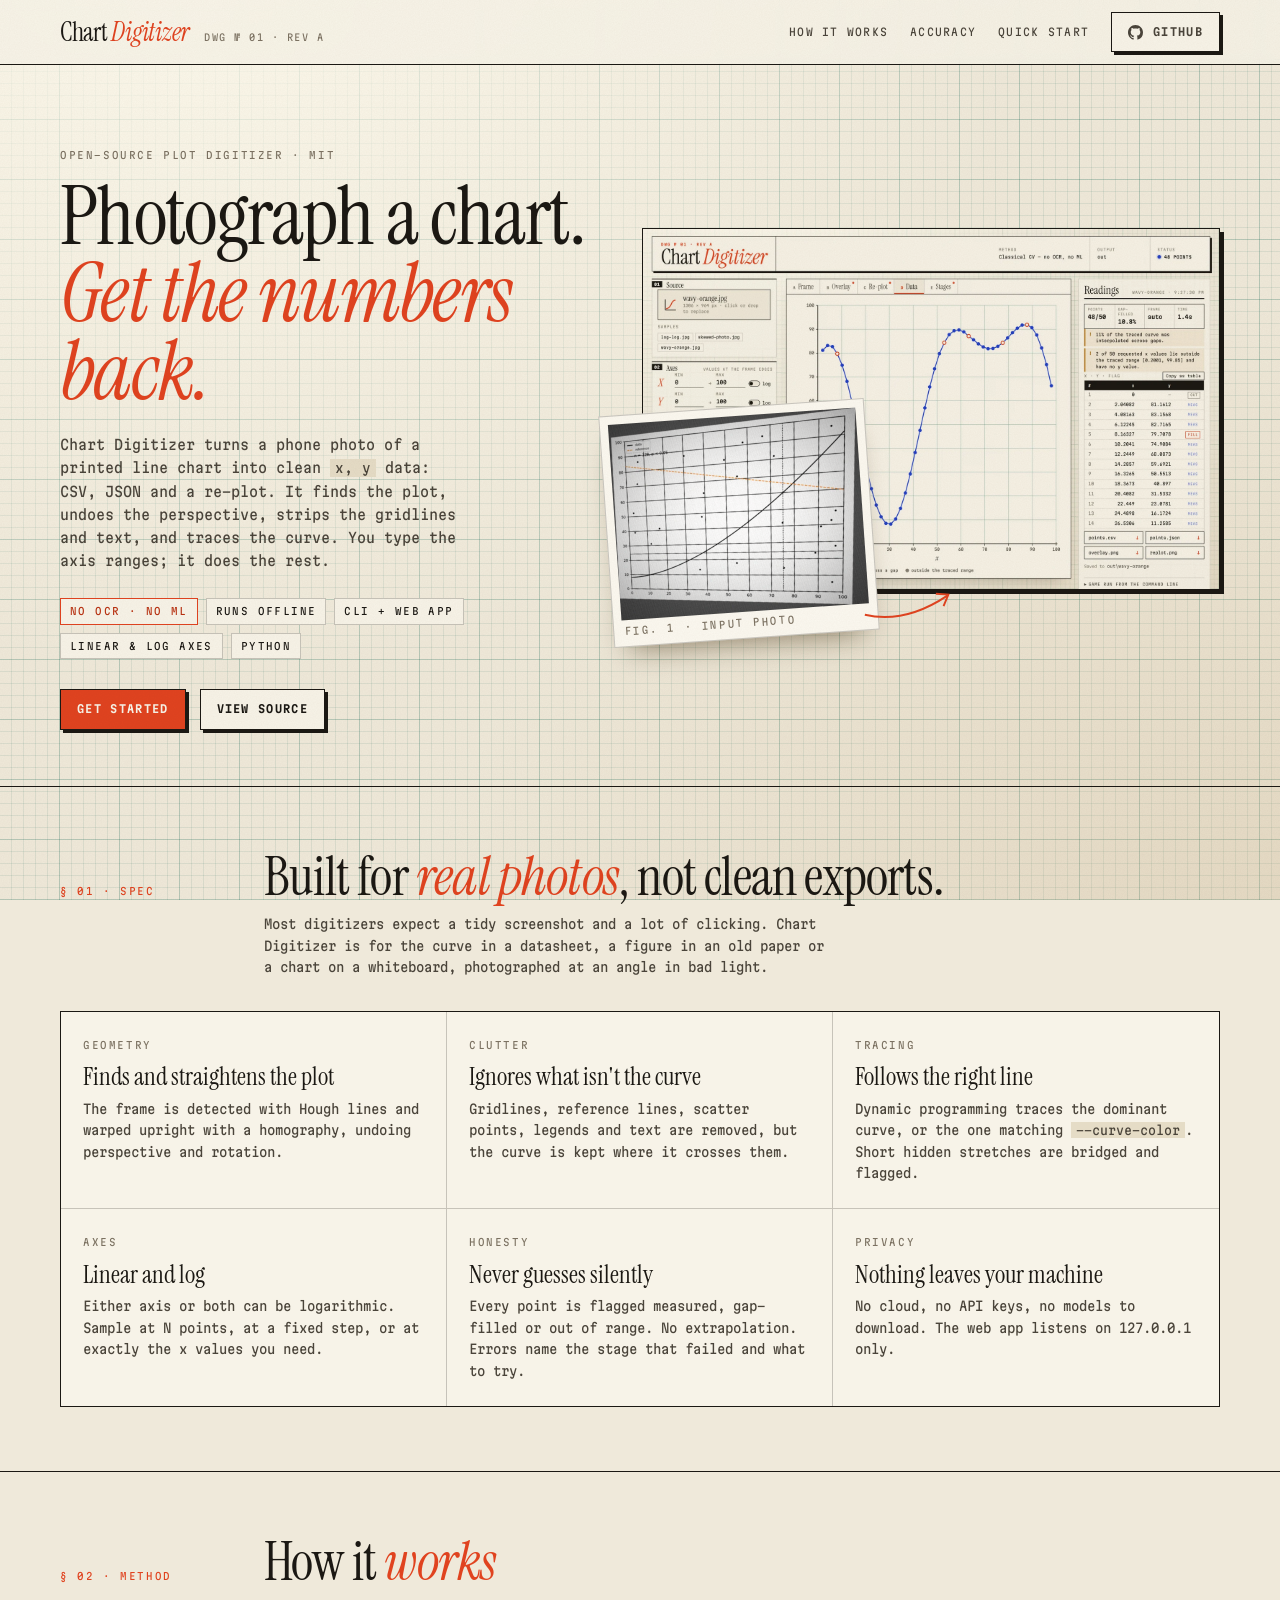
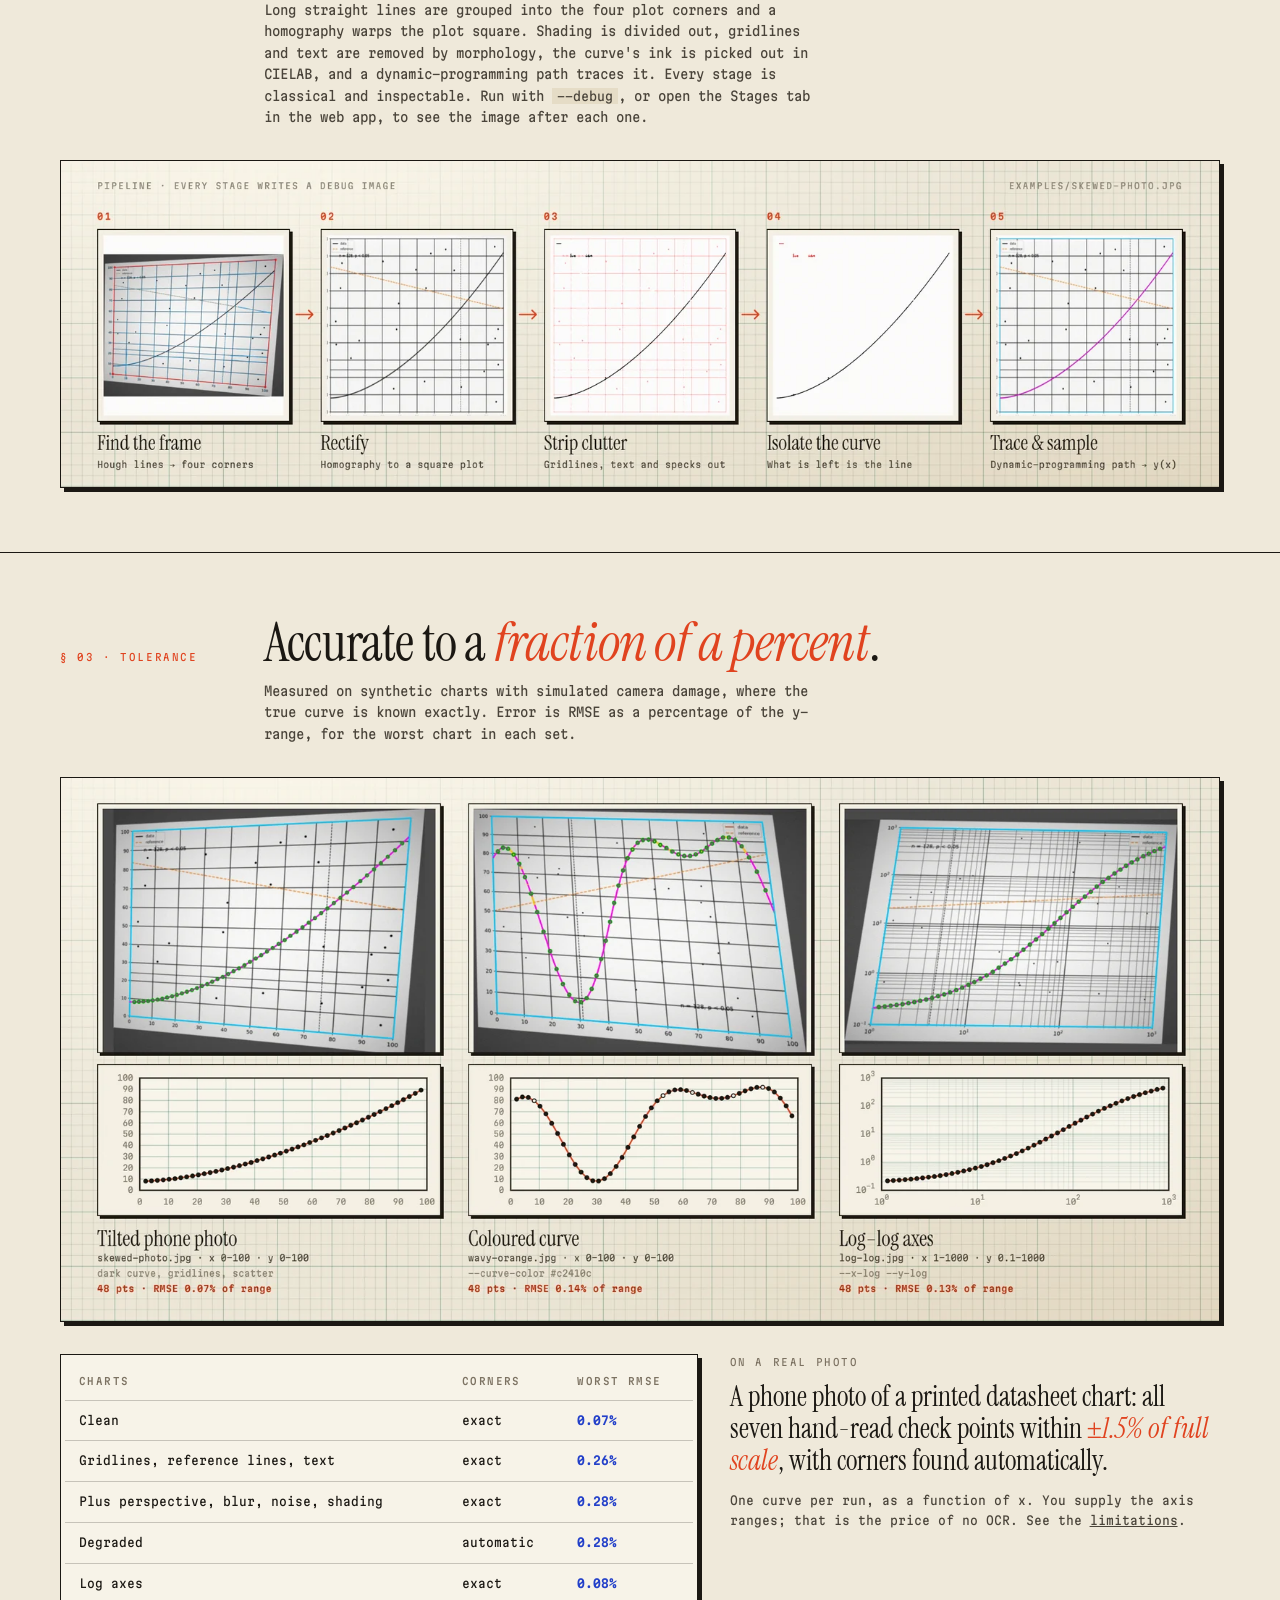
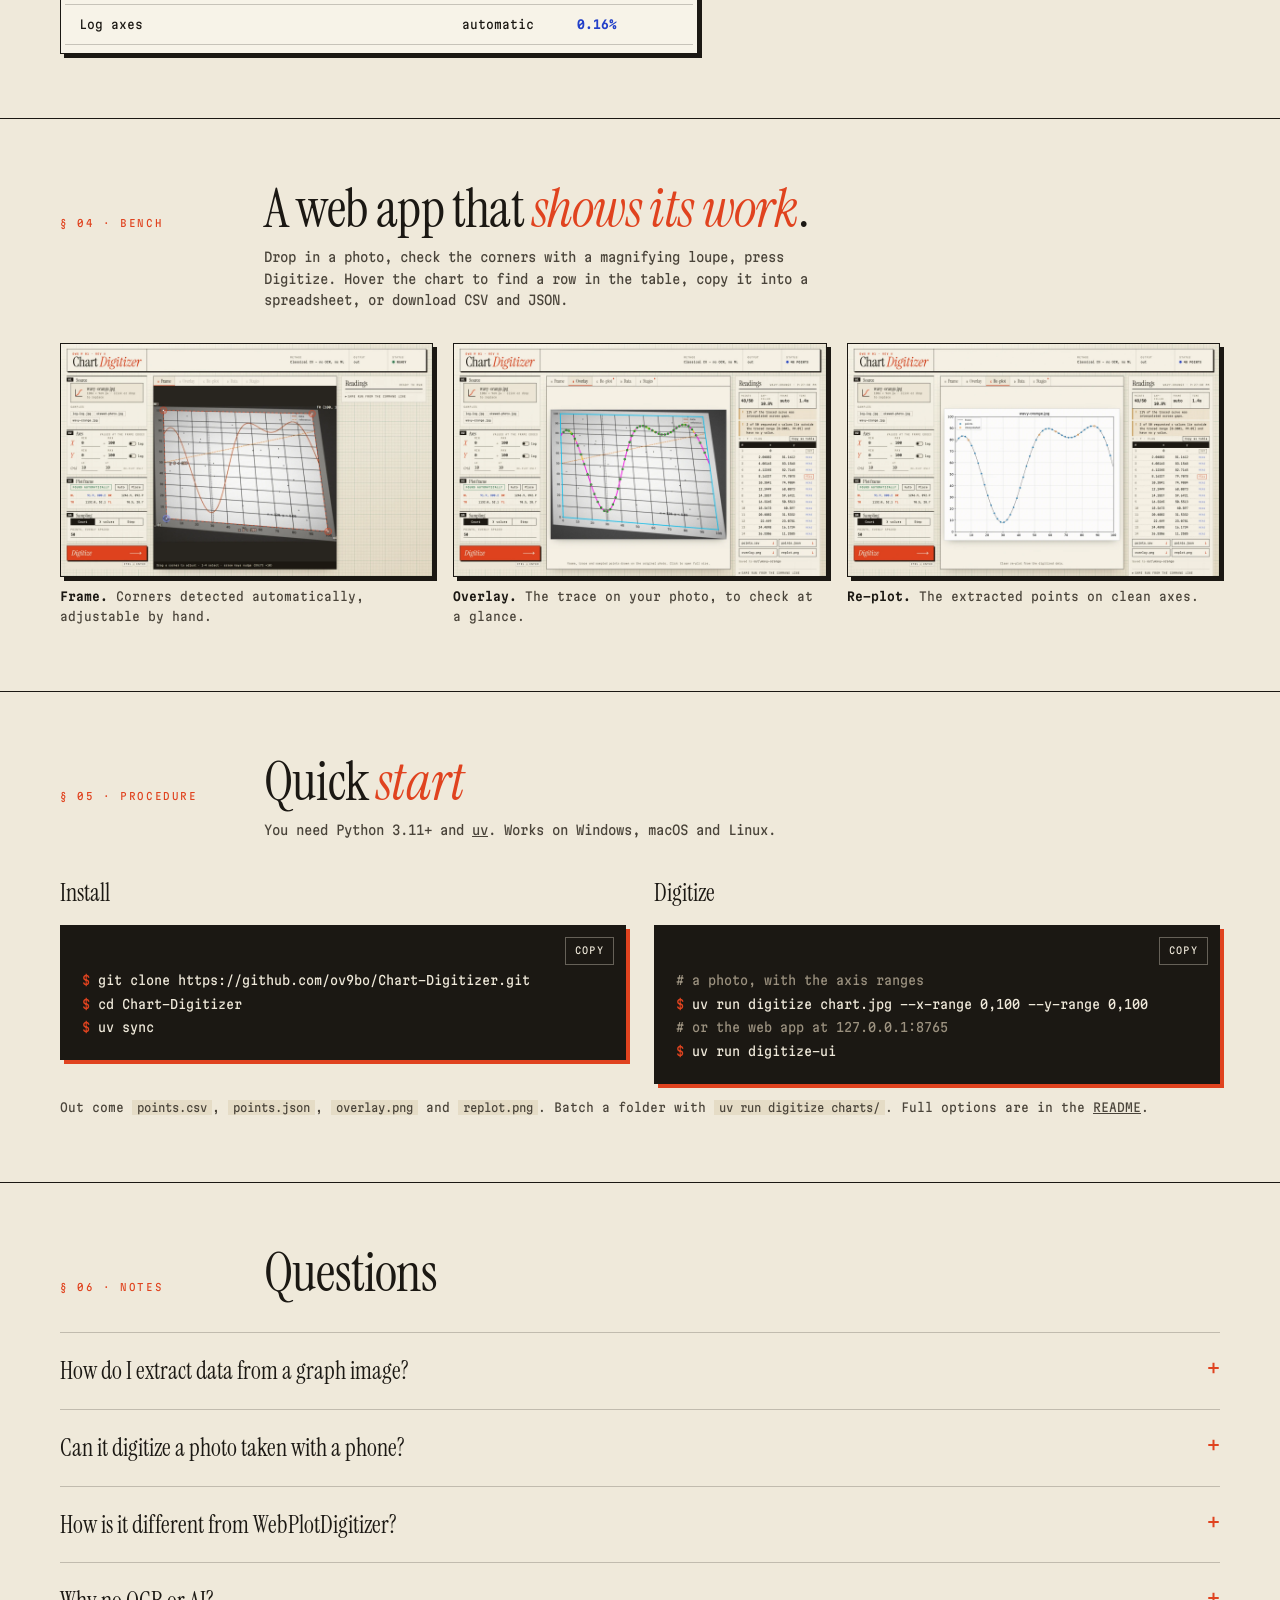
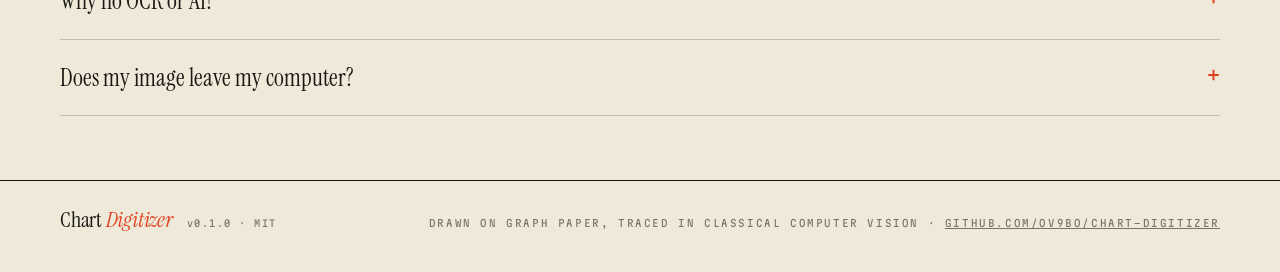
<file: docs/index.html>
<!doctype html>
<html lang="en">
<head>
<meta charset="utf-8">
<meta name="viewport" content="width=device-width, initial-scale=1">
<title>Chart Digitizer: extract data from a photo of a graph, offline</title>
<meta name="description" content="Free, open-source plot digitizer that turns a phone photo of a line chart into x,y data (CSV and JSON). Fixes perspective, removes gridlines, traces the curve. Classical computer vision: no OCR, no ML, runs offline.">
<meta name="keywords" content="plot digitizer, graph digitizer, extract data from graph image, chart to CSV, digitize graph from photo, WebPlotDigitizer alternative, curve digitizer, datasheet curve, open source, Python">
<meta name="author" content="Abhinaba Kar">
<meta name="robots" content="index, follow, max-image-preview:large">
<meta name="theme-color" content="#efe9da">
<link rel="canonical" href="https://ov9bo.github.io/Chart-Digitizer/">

<meta property="og:type" content="website">
<meta property="og:site_name" content="Chart Digitizer">
<meta property="og:title" content="Chart Digitizer: photograph a chart, get the numbers back">
<meta property="og:description" content="Turn a phone photo of a printed line chart into clean x,y data. Offline, open source, classical computer vision: no OCR, no ML.">
<meta property="og:url" content="https://ov9bo.github.io/Chart-Digitizer/">
<meta property="og:image" content="https://ov9bo.github.io/Chart-Digitizer/assets/social.jpg">
<meta property="og:image:width" content="1280">
<meta property="og:image:height" content="640">
<meta property="og:image:alt" content="Chart Digitizer turns a tilted photo of a line chart into a clean re-plot and a CSV of points">
<meta name="twitter:card" content="summary_large_image">
<meta name="twitter:title" content="Chart Digitizer: photograph a chart, get the numbers back">
<meta name="twitter:description" content="Turn a phone photo of a line chart into x,y data. Offline, open source, no OCR, no ML.">
<meta name="twitter:image" content="https://ov9bo.github.io/Chart-Digitizer/assets/social.jpg">

<link rel="icon" href="data:image/svg+xml,%3Csvg xmlns='http://www.w3.org/2000/svg' viewBox='0 0 32 32'%3E%3Crect width='32' height='32' fill='%23efe9da'/%3E%3Cpath d='M5 27V5M5 27h22' stroke='%231b1813' stroke-width='2.5'/%3E%3Cpath d='M6 25C12 24 15 20 18 14s5-8 9-9' fill='none' stroke='%23e0431f' stroke-width='3'/%3E%3C/svg%3E">
<link rel="preconnect" href="https://fonts.googleapis.com">
<link rel="preconnect" href="https://fonts.gstatic.com" crossorigin>
<link rel="stylesheet" href="https://fonts.googleapis.com/css2?family=Instrument+Serif:ital@0;1&family=Martian+Mono:wdth,wght@75..112.5,300..700&display=swap">

<script type="application/ld+json">
{
  "@context": "https://schema.org",
  "@graph": [
    {
      "@type": "SoftwareApplication",
      "name": "Chart Digitizer",
      "alternateName": ["chart-digitizer", "Plot Digitizer", "Graph Digitizer"],
      "description": "Open-source tool that extracts x,y data points from photos and images of 2D line charts using classical computer vision. Corrects perspective, removes gridlines and text, traces the curve and writes CSV and JSON. No OCR, no machine learning, runs offline.",
      "url": "https://ov9bo.github.io/Chart-Digitizer/",
      "downloadUrl": "https://github.com/ov9bo/Chart-Digitizer",
      "codeRepository": "https://github.com/ov9bo/Chart-Digitizer",
      "applicationCategory": "UtilitiesApplication",
      "applicationSubCategory": "Data extraction",
      "operatingSystem": "Windows, macOS, Linux",
      "softwareVersion": "0.1.0",
      "programmingLanguage": "Python",
      "license": "https://opensource.org/licenses/MIT",
      "isAccessibleForFree": true,
      "offers": { "@type": "Offer", "price": "0", "priceCurrency": "USD" },
      "image": "https://ov9bo.github.io/Chart-Digitizer/assets/social.jpg",
      "screenshot": "https://ov9bo.github.io/Chart-Digitizer/assets/ui-chart.webp",
      "author": { "@type": "Person", "name": "Abhinaba Kar", "url": "https://github.com/ov9bo" },
      "featureList": [
        "Automatic plot-frame detection",
        "Perspective and rotation correction",
        "Gridline, text and clutter removal",
        "Linear and logarithmic axes",
        "Coloured curve selection",
        "CSV and JSON export",
        "Batch processing",
        "Local web app"
      ]
    },
    {
      "@type": "FAQPage",
      "mainEntity": [
        {
          "@type": "Question",
          "name": "How do I extract data from a graph image?",
          "acceptedAnswer": { "@type": "Answer", "text": "Install Chart Digitizer, then run: uv run digitize chart.jpg --x-range LO,HI --y-range LO,HI. Or start the web app with uv run digitize-ui and drop the image in. The curve comes back as x,y pairs in points.csv and points.json." }
        },
        {
          "@type": "Question",
          "name": "Can it digitize a photo taken with a phone?",
          "acceptedAnswer": { "@type": "Answer", "text": "Yes. It finds the plot frame, corrects perspective and rotation with a homography, flattens uneven lighting, and removes gridlines and annotations before tracing the curve." }
        },
        {
          "@type": "Question",
          "name": "How is it different from WebPlotDigitizer?",
          "acceptedAnswer": { "@type": "Answer", "text": "WebPlotDigitizer is a mature tool for picking points on clean chart images. Chart Digitizer is aimed at photos: it straightens the plot, strips clutter and traces the whole curve automatically, and can batch a folder of charts from the command line." }
        },
        {
          "@type": "Question",
          "name": "Does my image leave my computer?",
          "acceptedAnswer": { "@type": "Answer", "text": "No. The command line tool and the web app run locally, and the web server only accepts connections from your own computer." }
        },
        {
          "@type": "Question",
          "name": "Does it use OCR or AI?",
          "acceptedAnswer": { "@type": "Answer", "text": "No. It uses classical computer vision only (OpenCV, NumPy, SciPy). You type the axis ranges, and every stage can be inspected with a debug image." }
        }
      ]
    }
  ]
}
</script>

<style>
:root {
  --paper: #efe9da;
  --paper-hi: #f7f3e8;
  --paper-lo: #e5dcc6;
  --rule: rgba(38, 112, 92, 0.10);
  --rule-major: rgba(38, 112, 92, 0.20);
  --ink: #1b1813;
  --ink-2: #4a443a;
  --muted: #7c7262;
  --hair: rgba(27, 24, 19, 0.22);
  --pen: #e0431f;
  --pen-deep: #b8300f;
  --pen-wash: rgba(224, 67, 31, 0.1);
  --cobalt: #2340c9;
  --display: "Instrument Serif", "Iowan Old Style", Georgia, serif;
  --mono: "Martian Mono", ui-monospace, "Cascadia Mono", Consolas, monospace;
  --ease: cubic-bezier(0.2, 0.8, 0.2, 1);
}
* { box-sizing: border-box; }
html { color-scheme: light; scroll-behavior: smooth; }
body {
  margin: 0; color: var(--ink); font-family: var(--mono); font-size: 13px; line-height: 1.65;
  font-variation-settings: "wdth" 87.5;
  background-color: var(--paper);
  background-image:
    radial-gradient(ellipse at 15% -10%, rgba(255, 252, 240, 0.9), transparent 55%),
    radial-gradient(ellipse at 110% 110%, rgba(190, 160, 110, 0.25), transparent 50%),
    linear-gradient(var(--rule-major) 1px, transparent 1px),
    linear-gradient(90deg, var(--rule-major) 1px, transparent 1px),
    linear-gradient(var(--rule) 1px, transparent 1px),
    linear-gradient(90deg, var(--rule) 1px, transparent 1px);
  background-size: auto, auto, 60px 60px, 60px 60px, 12px 12px, 12px 12px;
  background-position: 0 0, 0 0, -1px -1px, -1px -1px, -1px -1px, -1px -1px;
  background-attachment: fixed;
}
.grain {
  position: fixed; inset: 0; pointer-events: none; z-index: 50; opacity: 0.3; mix-blend-mode: multiply;
  background-image: url("data:image/svg+xml,%3Csvg xmlns='http://www.w3.org/2000/svg' width='220' height='220'%3E%3Cfilter id='n'%3E%3CfeTurbulence type='fractalNoise' baseFrequency='.85' numOctaves='3' stitchTiles='stitch'/%3E%3CfeColorMatrix values='0 0 0 0 .35 0 0 0 0 .28 0 0 0 0 .18 0 0 0 .22 0'/%3E%3C/filter%3E%3Crect width='100%25' height='100%25' filter='url(%23n)'/%3E%3C/svg%3E");
}
a { color: inherit; }
img { display: block; max-width: 100%; height: auto; }
.wrap { width: min(1160px, 100% - 32px); margin: 0 auto; }
.tiny { font-size: 10px; letter-spacing: 0.16em; text-transform: uppercase; color: var(--muted); }
.card { background: var(--paper-hi); border: 1.5px solid var(--ink); box-shadow: 4px 4px 0 var(--ink); }

/* Title block */
.titleblock {
  display: flex; align-items: stretch; justify-content: space-between; gap: 16px;
  border-bottom: 1.5px solid var(--ink); background: rgba(247, 243, 232, 0.82); backdrop-filter: blur(4px);
  position: sticky; top: 0; z-index: 10;
}
.titleblock .wrap { display: flex; align-items: center; justify-content: space-between; gap: 16px; padding: 12px 0; }
.mark { display: flex; align-items: baseline; gap: 14px; text-decoration: none; }
.mark b { font-family: var(--display); font-weight: 400; font-size: 26px; letter-spacing: -0.01em; line-height: 1; }
.mark b em { color: var(--pen); }
.mark span { font-size: 9.5px; letter-spacing: 0.16em; color: var(--muted); }
nav { display: flex; align-items: center; gap: 22px; font-size: 10.5px; letter-spacing: 0.12em; text-transform: uppercase; }
nav a { text-decoration: none; color: var(--ink-2); }
nav a:hover { color: var(--pen); }
.btn {
  display: inline-flex; align-items: center; gap: 10px; padding: 10px 16px; text-decoration: none;
  font-size: 11px; letter-spacing: 0.12em; text-transform: uppercase; font-weight: 600;
  border: 1.5px solid var(--ink); background: var(--paper-hi); box-shadow: 3px 3px 0 var(--ink);
  transition: transform 0.15s var(--ease), box-shadow 0.15s var(--ease);
}
.btn:hover { transform: translate(-1px, -1px); box-shadow: 4px 4px 0 var(--ink); }
.btn:active { transform: translate(2px, 2px); box-shadow: 1px 1px 0 var(--ink); }
.btn.pen { background: var(--pen); color: var(--paper-hi); }
.btn svg { width: 15px; height: 15px; }

/* Hero */
.hero { padding: 72px 0 56px; display: grid; grid-template-columns: 1fr 1.1fr; gap: 56px; align-items: center; }
.hero h1 {
  font-family: var(--display); font-weight: 400; font-size: clamp(46px, 6.4vw, 88px); line-height: 0.95;
  letter-spacing: -0.02em; margin: 14px 0 22px;
}
.hero h1 em { color: var(--pen); }
.lede { font-size: 14px; color: var(--ink-2); max-width: 46ch; margin: 0 0 26px; }
.chips { display: flex; flex-wrap: wrap; gap: 8px; margin: 0 0 30px; padding: 0; list-style: none; }
.chips li { font-size: 10px; letter-spacing: 0.14em; text-transform: uppercase; padding: 4px 9px; border: 1px solid var(--hair); background: var(--paper-hi); }
.chips li:first-child { border-color: var(--pen); color: var(--pen-deep); }
.cta { display: flex; flex-wrap: wrap; gap: 14px; }

.plates { position: relative; padding: 0 0 48px 0; }
.plates .shot { position: relative; z-index: 1; }
.plates .shot img { width: 100%; }
.plates .photo {
  position: absolute; z-index: 2; left: -36px; bottom: 0; width: 46%; padding: 8px 8px 26px;
  transform: rotate(-4deg); background: #fbf8f0; border: 1px solid var(--hair);
  box-shadow: 0 18px 30px -16px rgba(60, 40, 10, 0.55);
}
.plates .photo figcaption { position: absolute; left: 10px; bottom: 6px; }
.plates .arrow { position: absolute; z-index: 3; left: 38%; bottom: 14px; width: 96px; color: var(--pen); }
.fig { display: flex; justify-content: space-between; margin-top: 8px; }

/* Sections */
section { padding: 64px 0; border-top: 1.5px solid var(--ink); }
.head { display: grid; grid-template-columns: 180px 1fr; gap: 24px; margin-bottom: 32px; align-items: baseline; }
.head .num { font-size: 10px; letter-spacing: 0.16em; color: var(--pen); text-transform: uppercase; }
.head h2 { font-family: var(--display); font-weight: 400; font-size: clamp(34px, 4.2vw, 54px); line-height: 1; margin: 0; letter-spacing: -0.015em; }
.head h2 em { color: var(--pen); }
.head p { grid-column: 2; margin: 10px 0 0; color: var(--ink-2); max-width: 70ch; }

.cells { display: grid; grid-template-columns: repeat(3, 1fr); border: 1.5px solid var(--ink); background: var(--paper-hi); }
.cell { padding: 22px 22px 24px; border-right: 1px solid var(--hair); border-bottom: 1px solid var(--hair); }
.cell:nth-child(3n) { border-right: 0; }
.cell:nth-last-child(-n+3) { border-bottom: 0; }
.cell h3 { font-family: var(--display); font-weight: 400; font-size: 25px; margin: 8px 0 8px; line-height: 1.1; }
.cell p { margin: 0; color: var(--ink-2); }


table { width: 100%; border-collapse: collapse; font-size: 12px; }
th, td { text-align: left; padding: 10px 14px; border-bottom: 1px solid var(--hair); }
th { font-size: 10px; letter-spacing: 0.14em; text-transform: uppercase; color: var(--muted); font-weight: 500; }
td.n { font-variant-numeric: tabular-nums; color: var(--cobalt); font-weight: 600; }
.split { display: grid; grid-template-columns: 1.3fr 1fr; gap: 32px; align-items: start; margin-top: 32px; }
.split .card { padding: 8px 4px; }
.note { color: var(--ink-2); font-size: 12px; margin: 14px 0 0; }

.gallery { display: grid; grid-template-columns: 1fr 1fr 1fr; gap: 20px; margin-top: 28px; }
.gallery figure { margin: 0; }
.gallery figcaption { margin-top: 10px; font-size: 12px; color: var(--ink-2); }
.gallery figcaption b { color: var(--ink); font-weight: 600; }

.term { position: relative; background: var(--ink); color: #efe9da; padding: 44px 22px 20px; font-size: 12.5px; overflow-x: auto; box-shadow: 4px 4px 0 var(--pen); }
.term pre { margin: 0; font-family: var(--mono); line-height: 1.9; }
.term .c { color: #9b917f; }
.term .p { color: var(--pen); user-select: none; }
.copy {
  position: absolute; top: 12px; right: 12px; font: inherit; font-size: 9.5px; letter-spacing: 0.14em; text-transform: uppercase;
  color: #efe9da; background: transparent; border: 1px solid rgba(239, 233, 218, 0.35); padding: 5px 9px; cursor: pointer;
}
.copy:hover { border-color: var(--pen); color: var(--pen); }
.qs { display: grid; grid-template-columns: 1fr 1fr; gap: 28px; }
.hero > *, .qs > *, .split > *, .head > * { min-width: 0; }
.qs h3 { font-family: var(--display); font-weight: 400; font-size: 24px; margin: 0 0 12px; }

details { border-bottom: 1px solid var(--hair); }
details:first-of-type { border-top: 1px solid var(--hair); }
summary { cursor: pointer; list-style: none; padding: 18px 0; font-family: var(--display); font-size: 24px; display: flex; justify-content: space-between; gap: 16px; }
summary::-webkit-details-marker { display: none; }
summary::after { content: "+"; font-family: var(--mono); color: var(--pen); font-size: 20px; transition: transform 0.2s var(--ease); }
details[open] summary::after { transform: rotate(45deg); }
details p { margin: 0 0 20px; max-width: 76ch; color: var(--ink-2); }
code { font-family: var(--mono); background: var(--paper-lo); padding: 1px 5px; font-size: 0.95em; white-space: nowrap; }

footer { border-top: 1.5px solid var(--ink); padding: 28px 0 40px; }
footer .wrap { display: flex; flex-wrap: wrap; justify-content: space-between; gap: 16px; align-items: baseline; }
footer .mark b { font-size: 22px; }

@media (prefers-reduced-motion: no-preference) {
  .rise { animation: rise 0.8s var(--ease) both; }
  .rise.d1 { animation-delay: 0.08s; } .rise.d2 { animation-delay: 0.16s; } .rise.d3 { animation-delay: 0.24s; } .rise.d4 { animation-delay: 0.32s; }
  @keyframes rise { from { opacity: 0; transform: translateY(14px); } to { opacity: 1; transform: none; } }
}

@media (max-width: 960px) {
  .hero { grid-template-columns: 1fr; padding-top: 44px; gap: 40px; }
  .plates .photo { left: -6px; }
  .head { grid-template-columns: 1fr; gap: 8px; }
  .head p { grid-column: 1; }
  .cells { grid-template-columns: 1fr 1fr; }
  .cell:nth-child(3n) { border-right: 1px solid var(--hair); }
  .cell:nth-child(2n) { border-right: 0; }
  .cell:nth-last-child(-n+3) { border-bottom: 1px solid var(--hair); }
  .cell:nth-last-child(-n+2) { border-bottom: 0; }
    .split, .qs, .gallery { grid-template-columns: 1fr; }
  nav .hide-sm { display: none; }
}
@media (max-width: 560px) {
  .mark span { display: none; }
  .cells { grid-template-columns: 1fr; }
  .cell, .cell:nth-child(3n) { border-right: 0; border-bottom: 1px solid var(--hair) !important; }
  .cell:last-child { border-bottom: 0 !important; }
    .plates .arrow { display: none; }
  section { padding: 48px 0; }
  th, td { padding: 9px 8px; }
}
</style>
</head>
<body>
<div class="grain" aria-hidden="true"></div>

<header class="titleblock">
  <div class="wrap">
    <a class="mark" href="./" aria-label="Chart Digitizer home"><b>Chart <em>Digitizer</em></b><span>DWG № 01 · REV A</span></a>
    <nav aria-label="Main">
      <a class="hide-sm" href="#how">How it works</a>
      <a class="hide-sm" href="#accuracy">Accuracy</a>
      <a class="hide-sm" href="#start">Quick start</a>
      <a class="btn" href="https://github.com/ov9bo/Chart-Digitizer">
        <svg viewBox="0 0 16 16" aria-hidden="true" fill="currentColor"><path d="M8 0C3.58 0 0 3.58 0 8c0 3.54 2.29 6.53 5.47 7.59.4.07.55-.17.55-.38 0-.19-.01-.82-.01-1.49-2.01.37-2.53-.49-2.69-.94-.09-.23-.48-.94-.82-1.13-.28-.15-.68-.52-.01-.53.63-.01 1.08.58 1.23.82.72 1.21 1.87.87 2.33.66.07-.52.28-.87.51-1.07-1.78-.2-3.64-.89-3.64-3.95 0-.87.31-1.59.82-2.15-.08-.2-.36-1.02.08-2.12 0 0 .67-.21 2.2.82.64-.18 1.32-.27 2-.27.68 0 1.36.09 2 .27 1.53-1.04 2.2-.82 2.2-.82.44 1.1.16 1.92.08 2.12.51.56.82 1.27.82 2.15 0 3.07-1.87 3.75-3.65 3.95.29.25.54.73.54 1.48 0 1.07-.01 1.93-.01 2.2 0 .21.15.46.55.38A8.013 8.013 0 0016 8c0-4.42-3.58-8-8-8z"/></svg>
        GitHub
      </a>
    </nav>
  </div>
</header>

<main>
  <div class="wrap hero">
    <div>
      <p class="tiny rise">Open-source plot digitizer · MIT</p>
      <h1 class="rise d1">Photograph a chart.<br><em>Get the numbers back.</em></h1>
      <p class="lede rise d2">Chart Digitizer turns a phone photo of a printed line chart into clean <code>x, y</code> data: CSV, JSON and a re-plot. It finds the plot, undoes the perspective, strips the gridlines and text, and traces the curve. You type the axis ranges; it does the rest.</p>
      <ul class="chips rise d3" aria-label="Properties">
        <li>No OCR · No ML</li><li>Runs offline</li><li>CLI + web app</li><li>Linear &amp; log axes</li><li>Python</li>
      </ul>
      <div class="cta rise d4">
        <a class="btn pen" href="#start">Get started</a>
        <a class="btn" href="https://github.com/ov9bo/Chart-Digitizer">View source</a>
      </div>
    </div>

    <div class="plates rise d2">
      <figure class="shot card" style="margin:0">
        <img src="assets/ui-chart.webp" width="1600" height="1000" alt="The Chart Digitizer web app showing the extracted points plotted and listed in a table">
      </figure>
      <figure class="photo" style="margin:0">
        <img src="assets/photo.webp" width="800" height="632" alt="A tilted, unevenly lit phone photo of a line chart with gridlines and scatter points">
        <figcaption class="tiny">Fig. 1 · Input photo</figcaption>
      </figure>
      <svg class="arrow" viewBox="0 0 100 40" fill="none" stroke="currentColor" stroke-width="2" aria-hidden="true"><path d="M4 30 C 30 36, 60 30, 90 10"/><path d="M78 8 L91 9 L86 21"/></svg>
    </div>
  </div>

  <section id="what">
    <div class="wrap">
      <div class="head">
        <span class="num">§ 01 · Spec</span>
        <div><h2>Built for <em>real photos</em>, not clean exports.</h2>
        <p>Most digitizers expect a tidy screenshot and a lot of clicking. Chart Digitizer is for the curve in a datasheet, a figure in an old paper or a chart on a whiteboard, photographed at an angle in bad light.</p></div>
      </div>
      <div class="cells">
        <div class="cell"><span class="tiny">Geometry</span><h3>Finds and straightens the plot</h3><p>The frame is detected with Hough lines and warped upright with a homography, undoing perspective and rotation.</p></div>
        <div class="cell"><span class="tiny">Clutter</span><h3>Ignores what isn't the curve</h3><p>Gridlines, reference lines, scatter points, legends and text are removed, but the curve is kept where it crosses them.</p></div>
        <div class="cell"><span class="tiny">Tracing</span><h3>Follows the right line</h3><p>Dynamic programming traces the dominant curve, or the one matching <code>--curve-color</code>. Short hidden stretches are bridged and flagged.</p></div>
        <div class="cell"><span class="tiny">Axes</span><h3>Linear and log</h3><p>Either axis or both can be logarithmic. Sample at N points, at a fixed step, or at exactly the x values you need.</p></div>
        <div class="cell"><span class="tiny">Honesty</span><h3>Never guesses silently</h3><p>Every point is flagged measured, gap-filled or out of range. No extrapolation. Errors name the stage that failed and what to try.</p></div>
        <div class="cell"><span class="tiny">Privacy</span><h3>Nothing leaves your machine</h3><p>No cloud, no API keys, no models to download. The web app listens on 127.0.0.1 only.</p></div>
      </div>
    </div>
  </section>

  <section id="how">
    <div class="wrap">
      <div class="head">
        <span class="num">§ 02 · Method</span>
        <div><h2>How it <em>works</em></h2>
        <p>Long straight lines are grouped into the four plot corners and a homography warps the plot square. Shading is divided out, gridlines and text are removed by morphology, the curve's ink is picked out in CIELAB, and a dynamic-programming path traces it. Every stage is classical and inspectable. Run with <code>--debug</code>, or open the Stages tab in the web app, to see the image after each one.</p></div>
      </div>
      <figure class="card" style="margin:0"><img src="assets/pipeline.webp" width="1600" height="450" alt="Pipeline: find the frame, rectify, strip clutter, isolate the curve, trace and sample" loading="lazy"></figure>
    </div>
  </section>

  <section id="accuracy">
    <div class="wrap">
      <div class="head">
        <span class="num">§ 03 · Tolerance</span>
        <div><h2>Accurate to a <em>fraction of a percent</em>.</h2>
        <p>Measured on synthetic charts with simulated camera damage, where the true curve is known exactly. Error is RMSE as a percentage of the y-range, for the worst chart in each set.</p></div>
      </div>
      <figure class="card" style="margin:0"><img src="assets/examples.webp" width="1600" height="750" alt="Three examples: a tilted phone photo, a coloured wavy curve and a log-log chart, each beside its digitized re-plot" loading="lazy"></figure>
      <div class="split">
        <div class="card">
          <table>
            <thead><tr><th>Charts</th><th>Corners</th><th>Worst RMSE</th></tr></thead>
            <tbody>
              <tr><td>Clean</td><td>exact</td><td class="n">0.07%</td></tr>
              <tr><td>Gridlines, reference lines, text</td><td>exact</td><td class="n">0.26%</td></tr>
              <tr><td>Plus perspective, blur, noise, shading</td><td>exact</td><td class="n">0.28%</td></tr>
              <tr><td>Degraded</td><td>automatic</td><td class="n">0.28%</td></tr>
              <tr><td>Log axes</td><td>exact</td><td class="n">0.08%</td></tr>
              <tr><td>Log axes</td><td>automatic</td><td class="n">0.16%</td></tr>
            </tbody>
          </table>
        </div>
        <div>
          <p class="tiny" style="margin-top:0">On a real photo</p>
          <p style="font-family:var(--display);font-size:28px;line-height:1.15;margin:6px 0 0">A phone photo of a printed datasheet chart: all seven hand-read check points within <em style="color:var(--pen)">±1.5% of full scale</em>, with corners found automatically.</p>
          <p class="note">One curve per run, as a function of x. You supply the axis ranges; that is the price of no OCR. See the <a href="https://github.com/ov9bo/Chart-Digitizer#limitations">limitations</a>.</p>
        </div>
      </div>
    </div>
  </section>

  <section id="app">
    <div class="wrap">
      <div class="head">
        <span class="num">§ 04 · Bench</span>
        <div><h2>A web app that <em>shows its work</em>.</h2>
        <p>Drop in a photo, check the corners with a magnifying loupe, press Digitize. Hover the chart to find a row in the table, copy it into a spreadsheet, or download CSV and JSON.</p></div>
      </div>
      <div class="gallery">
        <figure><div class="card"><img src="assets/ui-editor.webp" width="1600" height="1000" alt="Dragging the plot corners on the photo with a magnifying loupe" loading="lazy"></div><figcaption><b>Frame.</b> Corners detected automatically, adjustable by hand.</figcaption></figure>
        <figure><div class="card"><img src="assets/ui-overlay.webp" width="1600" height="1000" alt="The traced curve and frame drawn over the original photo" loading="lazy"></div><figcaption><b>Overlay.</b> The trace on your photo, to check at a glance.</figcaption></figure>
        <figure><div class="card"><img src="assets/ui-replot.webp" width="1600" height="1000" alt="A clean re-plot of the extracted data" loading="lazy"></div><figcaption><b>Re-plot.</b> The extracted points on clean axes.</figcaption></figure>
      </div>
    </div>
  </section>

  <section id="start">
    <div class="wrap">
      <div class="head">
        <span class="num">§ 05 · Procedure</span>
        <div><h2>Quick <em>start</em></h2>
        <p>You need Python 3.11+ and <a href="https://docs.astral.sh/uv/">uv</a>. Works on Windows, macOS and Linux.</p></div>
      </div>
      <div class="qs">
        <div>
          <h3>Install</h3>
          <div class="term"><button class="copy" type="button" data-copy="git clone https://github.com/ov9bo/Chart-Digitizer.git&#10;cd Chart-Digitizer&#10;uv sync">Copy</button>
<pre><span class="p">$ </span>git clone https://github.com/ov9bo/Chart-Digitizer.git
<span class="p">$ </span>cd Chart-Digitizer
<span class="p">$ </span>uv sync</pre></div>
        </div>
        <div>
          <h3>Digitize</h3>
          <div class="term"><button class="copy" type="button" data-copy="uv run digitize chart.jpg --x-range 0,100 --y-range 0,100">Copy</button>
<pre><span class="c"># a photo, with the axis ranges</span>
<span class="p">$ </span>uv run digitize chart.jpg --x-range 0,100 --y-range 0,100
<span class="c"># or the web app at 127.0.0.1:8765</span>
<span class="p">$ </span>uv run digitize-ui</pre></div>
        </div>
      </div>
      <p class="note">Out come <code>points.csv</code>, <code>points.json</code>, <code>overlay.png</code> and <code>replot.png</code>. Batch a folder with <code>uv run digitize charts/</code>. Full options are in the <a href="https://github.com/ov9bo/Chart-Digitizer#command-line">README</a>.</p>
    </div>
  </section>

  <section id="faq">
    <div class="wrap">
      <div class="head">
        <span class="num">§ 06 · Notes</span>
        <div><h2>Questions</h2></div>
      </div>
      <details><summary>How do I extract data from a graph image?</summary><p>Run <code>uv run digitize chart.jpg --x-range LO,HI --y-range LO,HI</code>, or start the web app with <code>uv run digitize-ui</code> and drop the image in. The curve comes back as <code>x, y</code> pairs in <code>points.csv</code> and <code>points.json</code>, at 50 evenly spaced x values by default or at the x values you choose.</p></details>
      <details><summary>Can it digitize a photo taken with a phone?</summary><p>Yes, that is what it is for. It finds the plot frame, corrects perspective and rotation, flattens uneven lighting, and removes gridlines and annotations before tracing. If the frame isn't found, you click the four corners yourself.</p></details>
      <details><summary>How is it different from WebPlotDigitizer?</summary><p><a href="https://automeris.io/">WebPlotDigitizer</a> is an excellent, mature tool for picking points on clean chart images, and handles bar and polar charts too. Chart Digitizer is aimed at photos of line charts: it straightens the plot, strips clutter and traces the whole curve automatically, and can batch a folder unattended from the command line.</p></details>
      <details><summary>Why no OCR or AI?</summary><p>Predictability. Every stage is classical and inspectable, it runs offline with a few well-known dependencies, and it either gives an answer you can check against the overlay or tells you which stage failed and why. Typing four axis numbers is a small price for that.</p></details>
      <details><summary>Does my image leave my computer?</summary><p>No. The command-line tool makes no network connections, and the web app serves on <code>127.0.0.1</code> and rejects requests from other sites.</p></details>
    </div>
  </section>
</main>

<footer>
  <div class="wrap">
    <a class="mark" href="./"><b>Chart <em>Digitizer</em></b><span>v0.1.0 · MIT</span></a>
    <span class="tiny">Drawn on graph paper, traced in classical computer vision · <a href="https://github.com/ov9bo/Chart-Digitizer">github.com/ov9bo/Chart-Digitizer</a></span>
  </div>
</footer>

<script>
for (const button of document.querySelectorAll(".copy")) {
  button.addEventListener("click", async () => {
    try {
      await navigator.clipboard.writeText(button.dataset.copy);
      button.textContent = "Copied";
    } catch {
      button.textContent = "Select & copy";
    }
    setTimeout(() => { button.textContent = "Copy"; }, 1600);
  });
}
</script>
</body>
</html>
</file>
